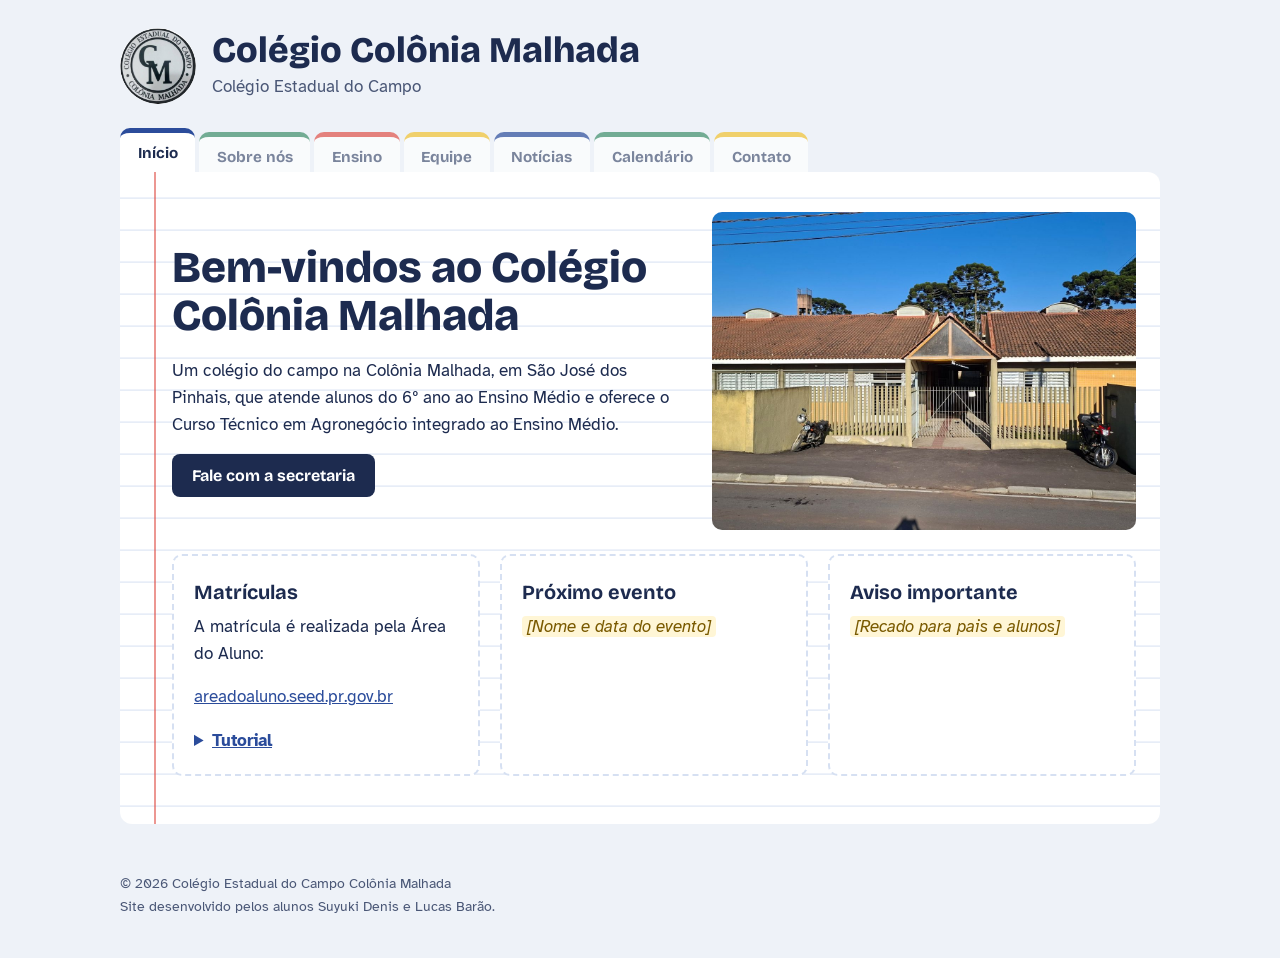
<file: index.html>
<!DOCTYPE html>
<html lang="pt-BR">
<head>
<meta charset="UTF-8">
<meta name="viewport" content="width=device-width, initial-scale=1, viewport-fit=cover">
<title>Colégio Colônia Malhada</title>
<link rel="icon" href="imagens/logo.png">
<link rel="preconnect" href="https://fonts.googleapis.com">
<link rel="preconnect" href="https://fonts.gstatic.com" crossorigin>
<link href="https://fonts.googleapis.com/css2?family=Bricolage+Grotesque:opsz,wght@12..96,500;12..96,700;12..96,800&family=Atkinson+Hyperlegible:ital,wght@0,400;0,700;1,400&display=swap" rel="stylesheet">
<link rel="stylesheet" href="css/estilo.css">
</head>
<body data-pagina="inicio">

<!-- Cabeçalho e menu (iguais em todas as páginas) -->
<header class="cabecalho">
  <a href="index.html">
    <img class="logo" src="imagens/logo.png" alt="Logo do Colégio Estadual do Campo Colônia Malhada">
    <div>
      <h1>Colégio Colônia Malhada</h1>
      <p>Colégio Estadual do Campo</p>
    </div>
  </a>
</header>

<nav class="menu" id="nav" aria-label="Páginas do site">
  <div class="barra-celular">
    <span>Início</span>
    <button class="botao-menu" type="button" aria-expanded="false" aria-controls="lista-abas">
      <svg viewBox="0 0 24 24" aria-hidden="true"><path d="M4 7h16M4 12h16M4 17h16"/></svg>Menu
    </button>
  </div>
  <div class="abas" id="lista-abas">
    <a href="index.html" data-aba="inicio" aria-current="page">Início</a>
    <a href="sobre.html" data-aba="sobre">Sobre nós</a>
    <a href="ensino.html" data-aba="ensino">Ensino</a>
    <a href="equipe.html" data-aba="equipe">Equipe</a>
    <a href="noticias.html" data-aba="noticias">Notícias</a>
    <a href="calendario.html" data-aba="calendario">Calendário</a>
    <a href="contato.html" data-aba="contato">Contato</a>
  </div>
</nav>

<main>
<div class="folha">

<!-- ==========================================================
     PAGINA: INICIO
     O conteudo desta pagina fica entre as duas linhas de "====".
     Textos com class="preencher" (amarelos) ainda faltam preencher.
     ========================================================== -->

<div class="boas-vindas">
  <div>
    <h2>Bem-vindos ao Colégio Colônia Malhada</h2>
    <p>Um colégio do campo na Colônia Malhada, em São José dos Pinhais, que atende alunos do 6º ano ao Ensino Médio e oferece o Curso Técnico em Agronegócio integrado ao Ensino Médio.</p>
    <a class="botao" href="contato.html">Fale com a secretaria</a>
  </div>
  <img class="foto" src="imagens/fachada.jpg" alt="Fachada do Colégio Colônia Malhada">
</div>

<div class="grade">
  <div class="caixa">
    <h3>Matrículas</h3>
    <p>A matrícula é realizada pela Área do Aluno:</p>
    <p><a href="https://areadoaluno.seed.pr.gov.br" target="_blank" rel="noopener">areadoaluno.seed.pr.gov.br</a></p>
    <details class="video">
      <summary>Tutorial</summary>
      <video controls preload="metadata" playsinline src="videos/Matricula.mp4">
        <a href="videos/Matricula.mp4">Baixar o vídeo do tutorial</a>
      </video>
    </details>
  </div>
  <div class="caixa">
    <h3>Próximo evento</h3>
    <p><span class="preencher">[Nome e data do evento]</span></p>
  </div>
  <div class="caixa">
    <h3>Aviso importante</h3>
    <p><span class="preencher">[Recado para pais e alunos]</span></p>
  </div>
</div>

<!-- ========================================================== -->

</div>
</main>

<!-- Rodapé (igual em todas as páginas; o ano é atualizado pelo js/site.js) -->
<footer class="rodape">
  © <span id="ano">2026</span> Colégio Estadual do Campo Colônia Malhada<br>
  Site desenvolvido pelos alunos Suyuki Denis e Lucas Barão.
</footer>

<script src="js/site.js"></script>
</body>
</html>
</file>
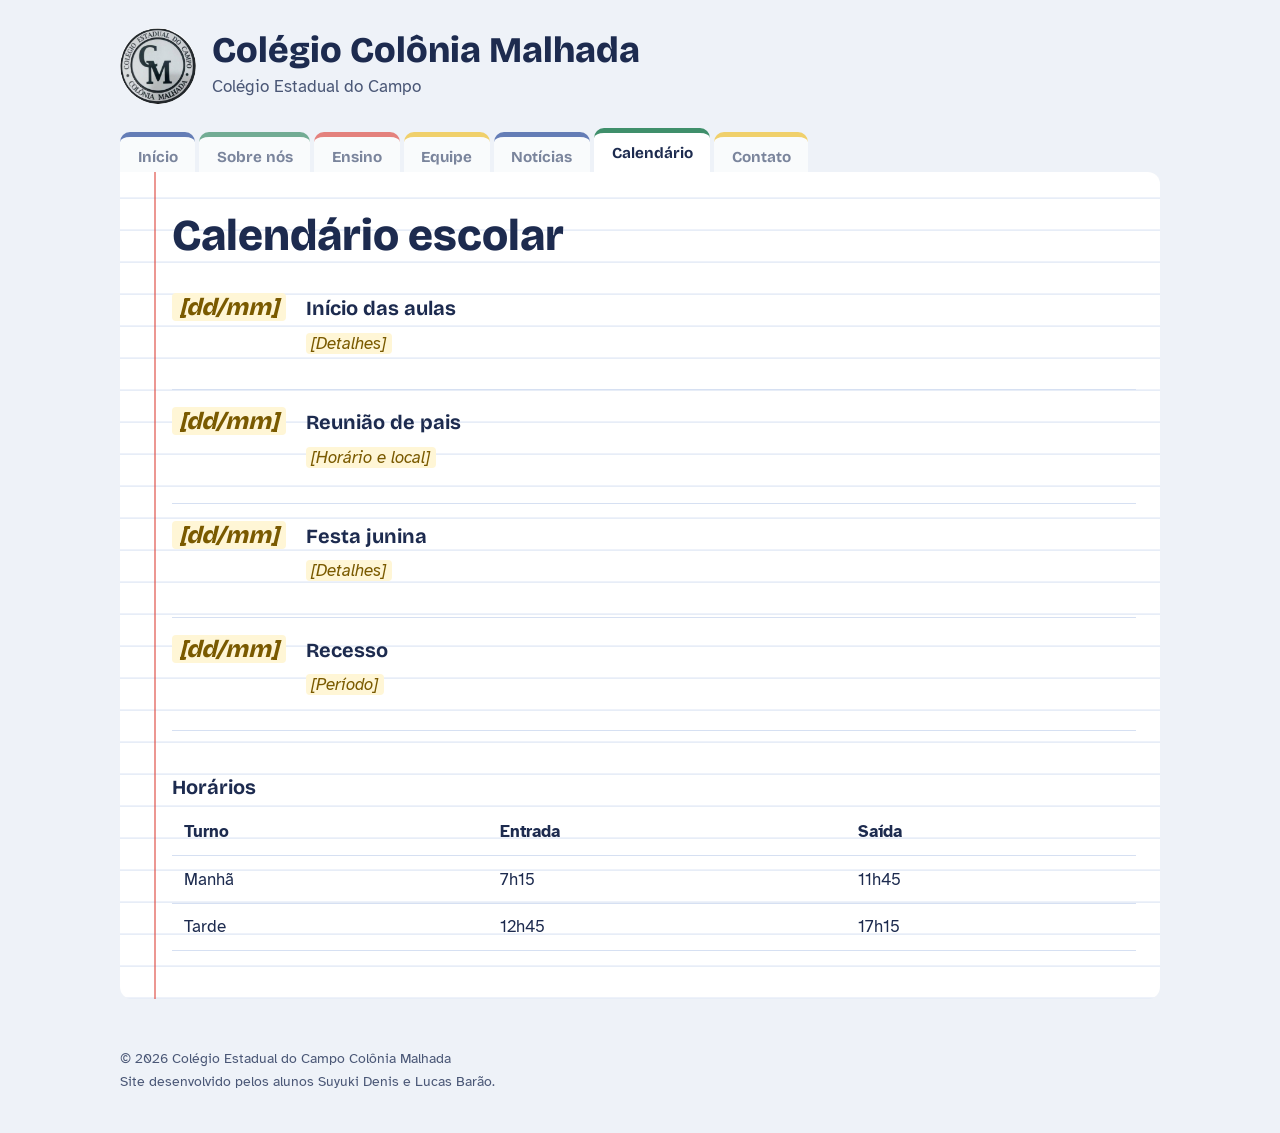
<file: calendario.html>
<!DOCTYPE html>
<html lang="pt-BR">
<head>
<meta charset="UTF-8">
<meta name="viewport" content="width=device-width, initial-scale=1, viewport-fit=cover">
<title>Calendário — Colégio Colônia Malhada</title>
<link rel="icon" href="imagens/logo.png">
<link rel="preconnect" href="https://fonts.googleapis.com">
<link rel="preconnect" href="https://fonts.gstatic.com" crossorigin>
<link href="https://fonts.googleapis.com/css2?family=Bricolage+Grotesque:opsz,wght@12..96,500;12..96,700;12..96,800&family=Atkinson+Hyperlegible:ital,wght@0,400;0,700;1,400&display=swap" rel="stylesheet">
<link rel="stylesheet" href="css/estilo.css">
</head>
<body data-pagina="calendario">

<!-- Cabeçalho e menu (iguais em todas as páginas) -->
<header class="cabecalho">
  <a href="index.html">
    <img class="logo" src="imagens/logo.png" alt="Logo do Colégio Estadual do Campo Colônia Malhada">
    <div>
      <h1>Colégio Colônia Malhada</h1>
      <p>Colégio Estadual do Campo</p>
    </div>
  </a>
</header>

<nav class="menu" id="nav" aria-label="Páginas do site">
  <div class="barra-celular">
    <span>Calendário</span>
    <button class="botao-menu" type="button" aria-expanded="false" aria-controls="lista-abas">
      <svg viewBox="0 0 24 24" aria-hidden="true"><path d="M4 7h16M4 12h16M4 17h16"/></svg>Menu
    </button>
  </div>
  <div class="abas" id="lista-abas">
    <a href="index.html" data-aba="inicio">Início</a>
    <a href="sobre.html" data-aba="sobre">Sobre nós</a>
    <a href="ensino.html" data-aba="ensino">Ensino</a>
    <a href="equipe.html" data-aba="equipe">Equipe</a>
    <a href="noticias.html" data-aba="noticias">Notícias</a>
    <a href="calendario.html" data-aba="calendario" aria-current="page">Calendário</a>
    <a href="contato.html" data-aba="contato">Contato</a>
  </div>
</nav>

<main>
<div class="folha">

<!-- ==========================================================
     PAGINA: CALENDARIO
     O conteudo desta pagina fica entre as duas linhas de "====".
     Textos com class="preencher" (amarelos) ainda faltam preencher.
     ========================================================== -->

<h2>Calendário escolar</h2>

<!-- Cada bloco "evento" e uma data do calendario -->
<div class="evento">
  <div class="data"><span class="preencher">[dd/mm]</span></div>
  <div>
    <h3>Início das aulas</h3>
    <p><span class="preencher">[Detalhes]</span></p>
  </div>
</div>
<div class="evento">
  <div class="data"><span class="preencher">[dd/mm]</span></div>
  <div>
    <h3>Reunião de pais</h3>
    <p><span class="preencher">[Horário e local]</span></p>
  </div>
</div>
<div class="evento">
  <div class="data"><span class="preencher">[dd/mm]</span></div>
  <div>
    <h3>Festa junina</h3>
    <p><span class="preencher">[Detalhes]</span></p>
  </div>
</div>
<div class="evento">
  <div class="data"><span class="preencher">[dd/mm]</span></div>
  <div>
    <h3>Recesso</h3>
    <p><span class="preencher">[Período]</span></p>
  </div>
</div>

<h3 class="espaco-acima">Horários</h3>
<div class="rolagem">
  <table>
    <tr><th>Turno</th><th>Entrada</th><th>Saída</th></tr>
    <tr><td>Manhã</td><td>7h15</td><td>11h45</td></tr>
    <tr><td>Tarde</td><td>12h45</td><td>17h15</td></tr>
  </table>
</div>

<!-- ========================================================== -->

</div>
</main>

<!-- Rodapé (igual em todas as páginas; o ano é atualizado pelo js/site.js) -->
<footer class="rodape">
  © <span id="ano">2026</span> Colégio Estadual do Campo Colônia Malhada<br>
  Site desenvolvido pelos alunos Suyuki Denis e Lucas Barão.
</footer>

<script src="js/site.js"></script>
</body>
</html>
</file>
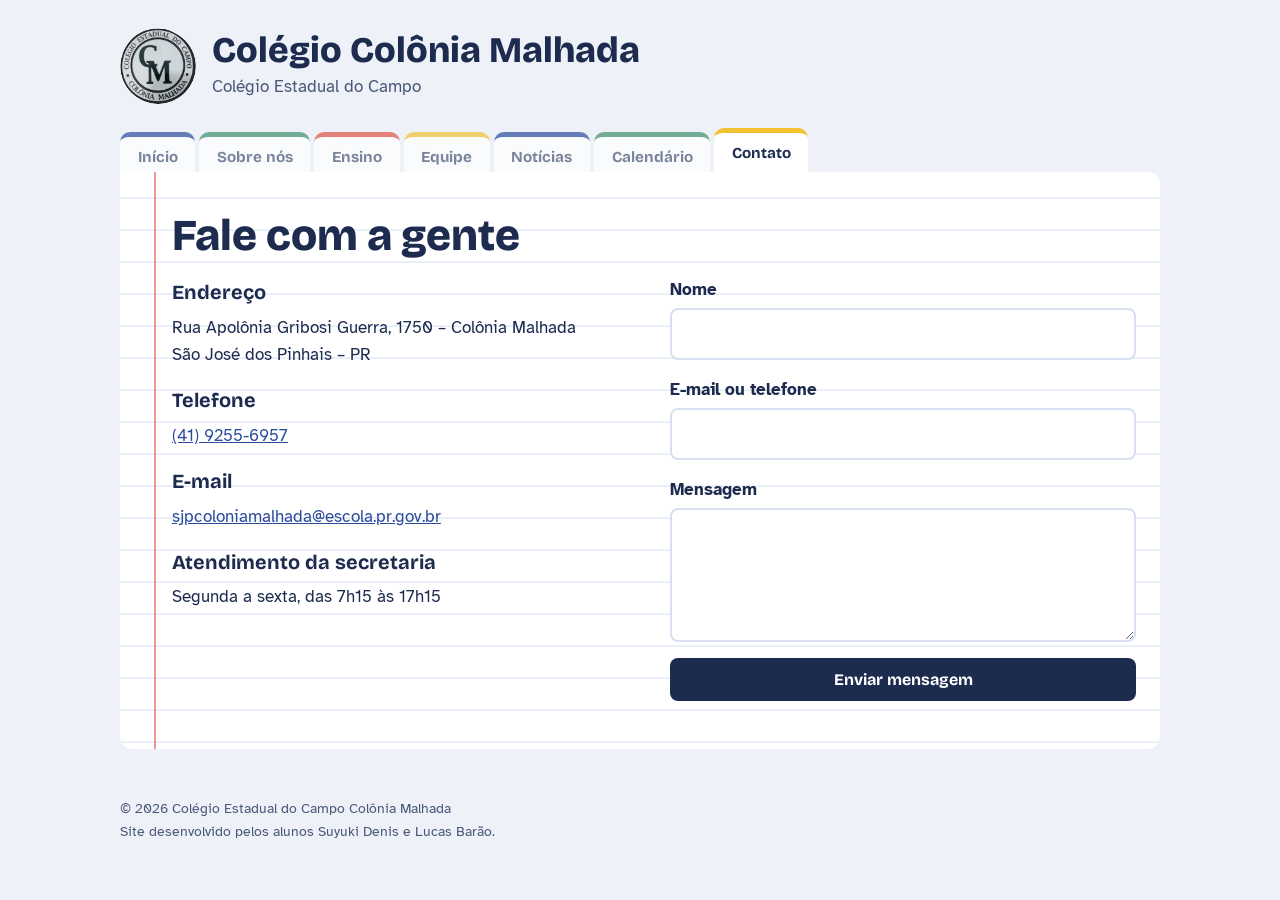
<file: contato.html>
<!DOCTYPE html>
<html lang="pt-BR">
<head>
<meta charset="UTF-8">
<meta name="viewport" content="width=device-width, initial-scale=1, viewport-fit=cover">
<title>Contato — Colégio Colônia Malhada</title>
<link rel="icon" href="imagens/logo.png">
<link rel="preconnect" href="https://fonts.googleapis.com">
<link rel="preconnect" href="https://fonts.gstatic.com" crossorigin>
<link href="https://fonts.googleapis.com/css2?family=Bricolage+Grotesque:opsz,wght@12..96,500;12..96,700;12..96,800&family=Atkinson+Hyperlegible:ital,wght@0,400;0,700;1,400&display=swap" rel="stylesheet">
<link rel="stylesheet" href="css/estilo.css">
</head>
<body data-pagina="contato">

<!-- Cabeçalho e menu (iguais em todas as páginas) -->
<header class="cabecalho">
  <a href="index.html">
    <img class="logo" src="imagens/logo.png" alt="Logo do Colégio Estadual do Campo Colônia Malhada">
    <div>
      <h1>Colégio Colônia Malhada</h1>
      <p>Colégio Estadual do Campo</p>
    </div>
  </a>
</header>

<nav class="menu" id="nav" aria-label="Páginas do site">
  <div class="barra-celular">
    <span>Contato</span>
    <button class="botao-menu" type="button" aria-expanded="false" aria-controls="lista-abas">
      <svg viewBox="0 0 24 24" aria-hidden="true"><path d="M4 7h16M4 12h16M4 17h16"/></svg>Menu
    </button>
  </div>
  <div class="abas" id="lista-abas">
    <a href="index.html" data-aba="inicio">Início</a>
    <a href="sobre.html" data-aba="sobre">Sobre nós</a>
    <a href="ensino.html" data-aba="ensino">Ensino</a>
    <a href="equipe.html" data-aba="equipe">Equipe</a>
    <a href="noticias.html" data-aba="noticias">Notícias</a>
    <a href="calendario.html" data-aba="calendario">Calendário</a>
    <a href="contato.html" data-aba="contato" aria-current="page">Contato</a>
  </div>
</nav>

<main>
<div class="folha">

<!-- ==========================================================
     PAGINA: CONTATO
     O conteudo desta pagina fica entre as duas linhas de "====".
     Textos com class="preencher" (amarelos) ainda faltam preencher.
     ========================================================== -->

<h2>Fale com a gente</h2>

<div class="colunas">
  <!-- Dados de contato -->
  <div>
    <h3>Endereço</h3>
    <p>Rua Apolônia Gribosi Guerra, 1750 – Colônia Malhada<br>São José dos Pinhais – PR</p>

    <h3>Telefone</h3>
    <p><a href="tel:+554192556957">(41) 9255-6957</a></p>

    <h3>E-mail</h3>
    <p><a class="email" href="mailto:sjpcoloniamalhada@escola.pr.gov.br">sjpcoloniamalhada@escola.pr.gov.br</a></p>

    <h3>Atendimento da secretaria</h3>
    <p>Segunda a sexta, das 7h15 às 17h15</p>
  </div>

  <!-- Formulario (ainda nao envia de verdade) -->
  <form class="form-contato">
    <label>Nome<input required></label>
    <label>E-mail ou telefone<input required></label>
    <label>Mensagem<textarea rows="4" required></textarea></label>
    <button class="botao" type="submit">Enviar mensagem</button>
    <p class="aviso" hidden>Exemplo: este formulário ainda precisa ser ligado a um e-mail para enviar de verdade.</p>
  </form>
</div>

<!-- ========================================================== -->

</div>
</main>

<!-- Rodapé (igual em todas as páginas; o ano é atualizado pelo js/site.js) -->
<footer class="rodape">
  © <span id="ano">2026</span> Colégio Estadual do Campo Colônia Malhada<br>
  Site desenvolvido pelos alunos Suyuki Denis e Lucas Barão.
</footer>

<script src="js/site.js"></script>
</body>
</html>
</file>
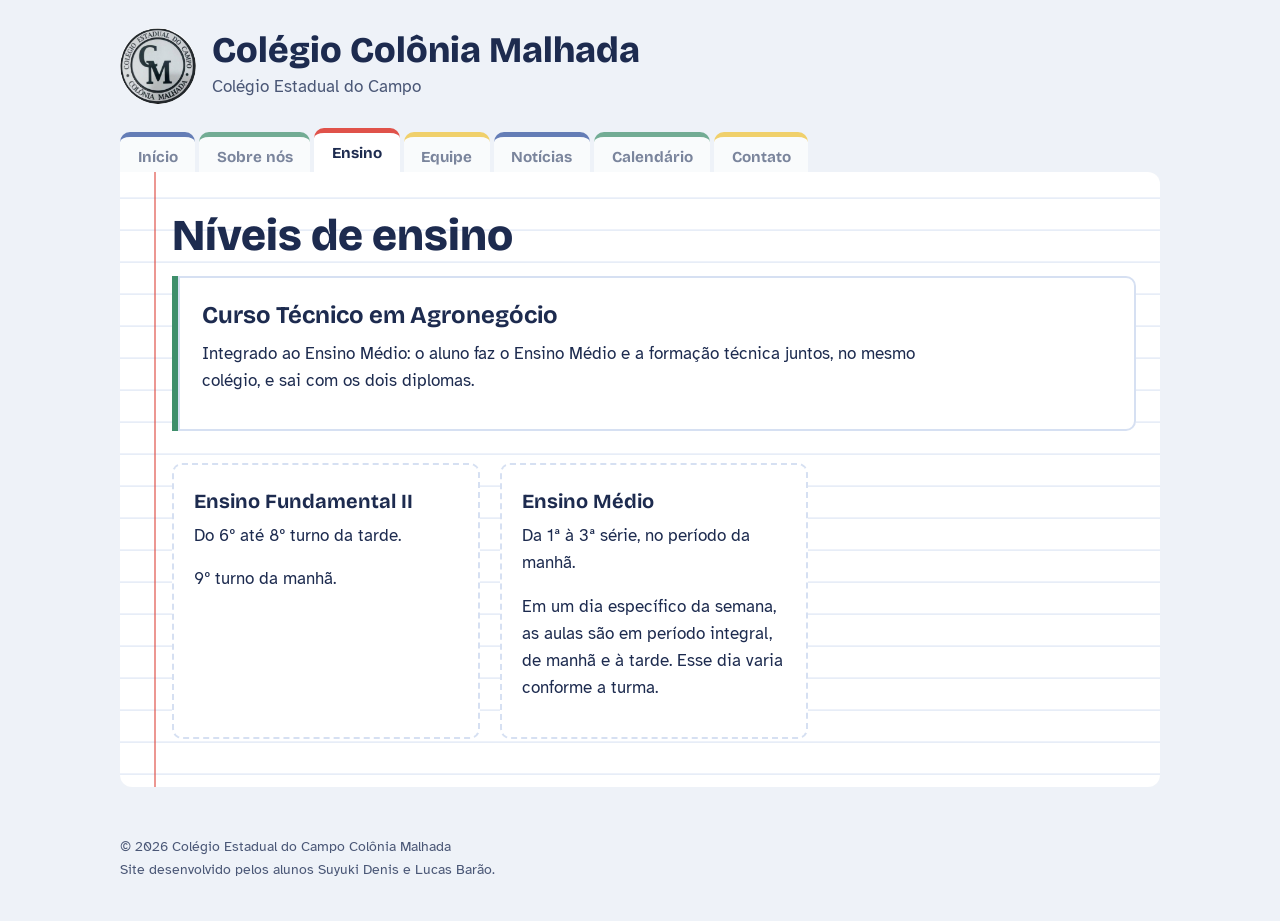
<file: ensino.html>
<!DOCTYPE html>
<html lang="pt-BR">
<head>
<meta charset="UTF-8">
<meta name="viewport" content="width=device-width, initial-scale=1, viewport-fit=cover">
<title>Ensino — Colégio Colônia Malhada</title>
<link rel="icon" href="imagens/logo.png">
<link rel="preconnect" href="https://fonts.googleapis.com">
<link rel="preconnect" href="https://fonts.gstatic.com" crossorigin>
<link href="https://fonts.googleapis.com/css2?family=Bricolage+Grotesque:opsz,wght@12..96,500;12..96,700;12..96,800&family=Atkinson+Hyperlegible:ital,wght@0,400;0,700;1,400&display=swap" rel="stylesheet">
<link rel="stylesheet" href="css/estilo.css">
</head>
<body data-pagina="ensino">

<!-- Cabeçalho e menu (iguais em todas as páginas) -->
<header class="cabecalho">
  <a href="index.html">
    <img class="logo" src="imagens/logo.png" alt="Logo do Colégio Estadual do Campo Colônia Malhada">
    <div>
      <h1>Colégio Colônia Malhada</h1>
      <p>Colégio Estadual do Campo</p>
    </div>
  </a>
</header>

<nav class="menu" id="nav" aria-label="Páginas do site">
  <div class="barra-celular">
    <span>Ensino</span>
    <button class="botao-menu" type="button" aria-expanded="false" aria-controls="lista-abas">
      <svg viewBox="0 0 24 24" aria-hidden="true"><path d="M4 7h16M4 12h16M4 17h16"/></svg>Menu
    </button>
  </div>
  <div class="abas" id="lista-abas">
    <a href="index.html" data-aba="inicio">Início</a>
    <a href="sobre.html" data-aba="sobre">Sobre nós</a>
    <a href="ensino.html" data-aba="ensino" aria-current="page">Ensino</a>
    <a href="equipe.html" data-aba="equipe">Equipe</a>
    <a href="noticias.html" data-aba="noticias">Notícias</a>
    <a href="calendario.html" data-aba="calendario">Calendário</a>
    <a href="contato.html" data-aba="contato">Contato</a>
  </div>
</nav>

<main>
<div class="folha">

<!-- ==========================================================
     PAGINA: ENSINO
     O conteudo desta pagina fica entre as duas linhas de "====".
     Textos com class="preencher" (amarelos) ainda faltam preencher.
     ========================================================== -->

<h2>Níveis de ensino</h2>

<!-- Curso tecnico (em destaque) -->
<div class="destaque">
  <h3>Curso Técnico em Agronegócio</h3>
  <p>Integrado ao Ensino Médio: o aluno faz o Ensino Médio e a formação técnica juntos, no mesmo colégio, e sai com os dois diplomas.</p>
</div>

<div class="grade">
  <!-- Ensino Fundamental II -->
  <div class="caixa">
    <h3>Ensino Fundamental II</h3>
    <p>Do 6º até 8º turno da tarde.</p>
    <p>9º turno da manhã.</p>
  </div>

  <!-- Ensino Medio -->
  <div class="caixa">
    <h3>Ensino Médio</h3>
    <p>Da 1ª à 3ª série, no período da manhã.</p>
    <p>Em um dia específico da semana, as aulas são em período integral, de manhã e à tarde. Esse dia varia conforme a turma.</p>
  </div>
</div>

<!-- ========================================================== -->

</div>
</main>

<!-- Rodapé (igual em todas as páginas; o ano é atualizado pelo js/site.js) -->
<footer class="rodape">
  © <span id="ano">2026</span> Colégio Estadual do Campo Colônia Malhada<br>
  Site desenvolvido pelos alunos Suyuki Denis e Lucas Barão.
</footer>

<script src="js/site.js"></script>
</body>
</html>
</file>
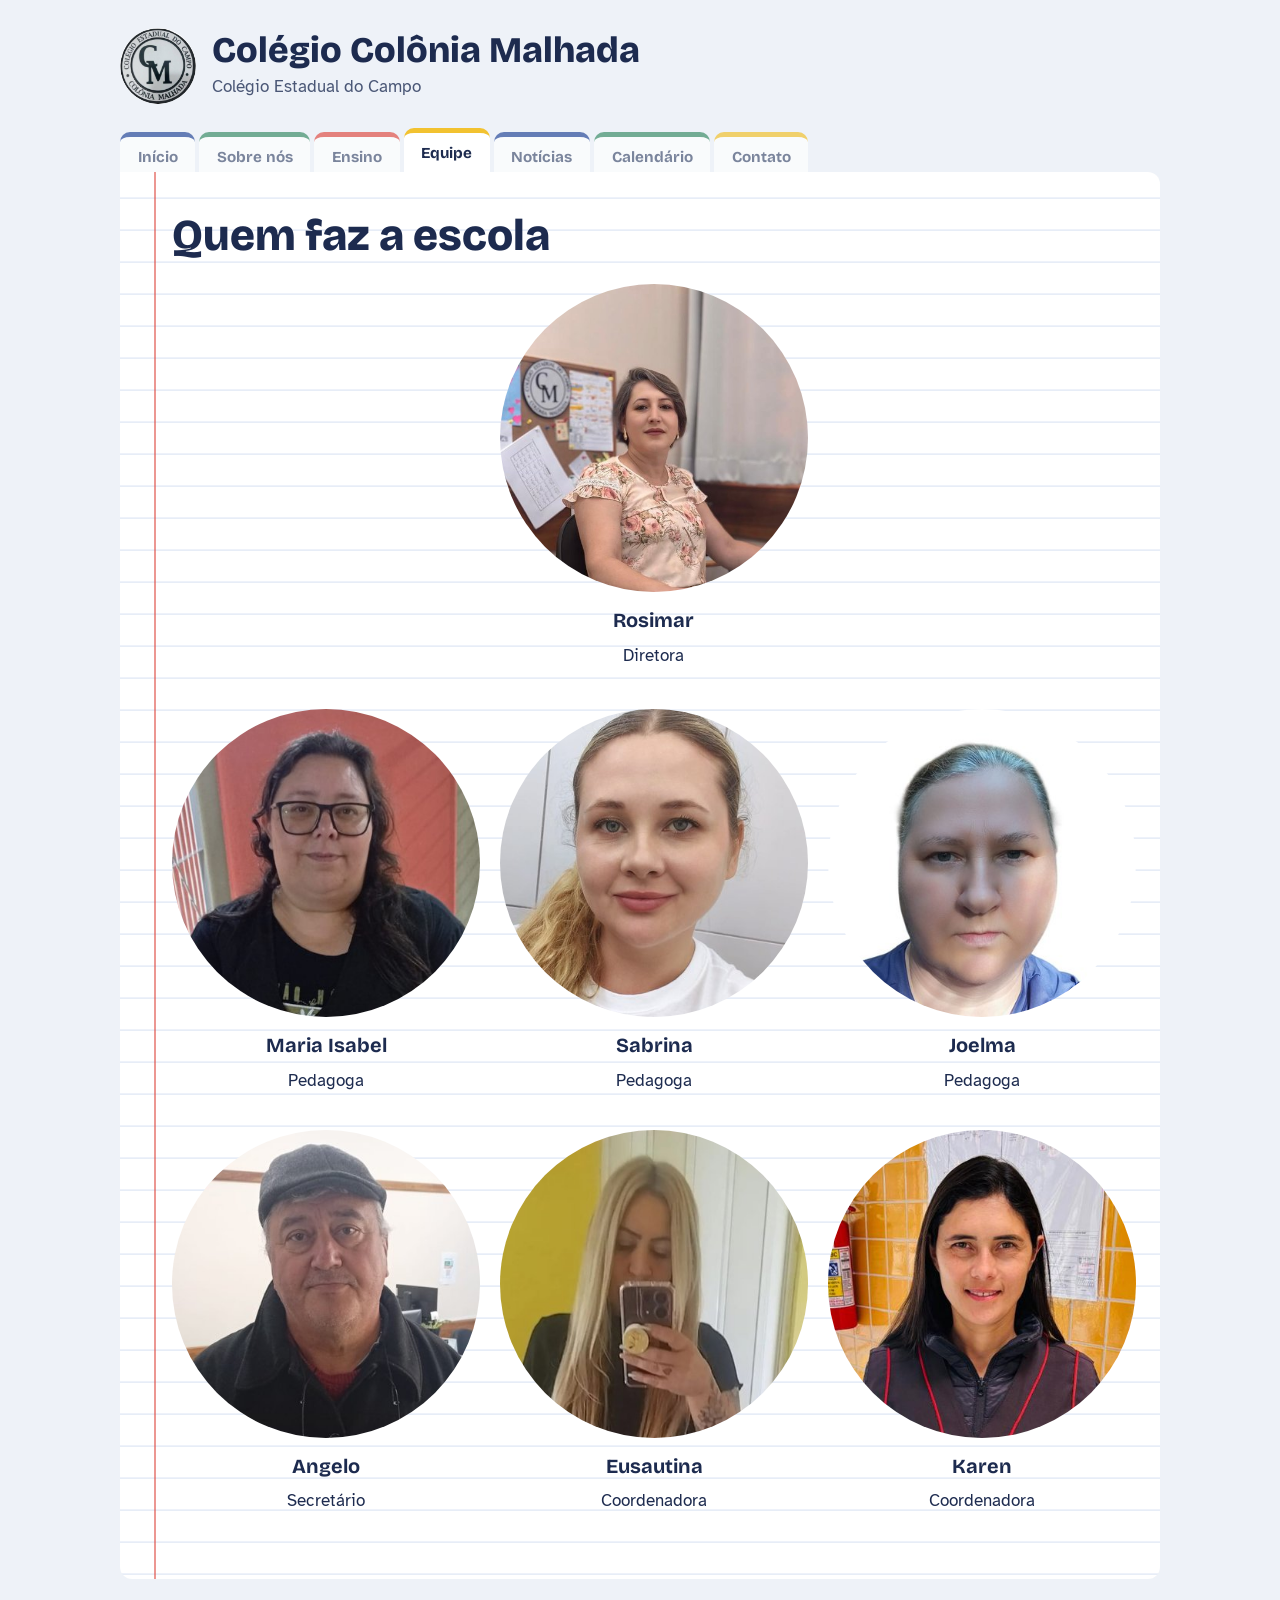
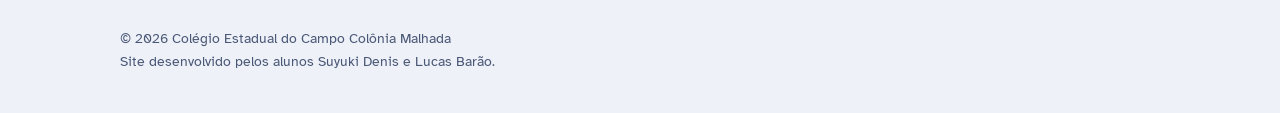
<file: equipe.html>
<!DOCTYPE html>
<html lang="pt-BR">
<head>
<meta charset="UTF-8">
<meta name="viewport" content="width=device-width, initial-scale=1, viewport-fit=cover">
<title>Equipe — Colégio Colônia Malhada</title>
<link rel="icon" href="imagens/logo.png">
<link rel="preconnect" href="https://fonts.googleapis.com">
<link rel="preconnect" href="https://fonts.gstatic.com" crossorigin>
<link href="https://fonts.googleapis.com/css2?family=Bricolage+Grotesque:opsz,wght@12..96,500;12..96,700;12..96,800&family=Atkinson+Hyperlegible:ital,wght@0,400;0,700;1,400&display=swap" rel="stylesheet">
<link rel="stylesheet" href="css/estilo.css">
</head>
<body data-pagina="equipe">

<!-- Cabeçalho e menu (iguais em todas as páginas) -->
<header class="cabecalho">
  <a href="index.html">
    <img class="logo" src="imagens/logo.png" alt="Logo do Colégio Estadual do Campo Colônia Malhada">
    <div>
      <h1>Colégio Colônia Malhada</h1>
      <p>Colégio Estadual do Campo</p>
    </div>
  </a>
</header>

<nav class="menu" id="nav" aria-label="Páginas do site">
  <div class="barra-celular">
    <span>Equipe</span>
    <button class="botao-menu" type="button" aria-expanded="false" aria-controls="lista-abas">
      <svg viewBox="0 0 24 24" aria-hidden="true"><path d="M4 7h16M4 12h16M4 17h16"/></svg>Menu
    </button>
  </div>
  <div class="abas" id="lista-abas">
    <a href="index.html" data-aba="inicio">Início</a>
    <a href="sobre.html" data-aba="sobre">Sobre nós</a>
    <a href="ensino.html" data-aba="ensino">Ensino</a>
    <a href="equipe.html" data-aba="equipe" aria-current="page">Equipe</a>
    <a href="noticias.html" data-aba="noticias">Notícias</a>
    <a href="calendario.html" data-aba="calendario">Calendário</a>
    <a href="contato.html" data-aba="contato">Contato</a>
  </div>
</nav>

<main>
<div class="folha">

<!-- ==========================================================
     PAGINA: EQUIPE
     O conteudo desta pagina fica entre as duas linhas de "====".
     Textos com class="preencher" (amarelos) ainda faltam preencher.
     ========================================================== -->

<h2>Quem faz a escola</h2>

<!-- Diretora: fica sozinha, em destaque, no meio -->
<div class="equipe-destaque">
    <div class="pessoa">
      <img class="foto" src="imagens/diretora-rosimar.jpg" alt="Rosimar, diretora do colégio">
      <h3>Rosimar</h3>
      <p>Diretora</p>
    </div>
</div>

<!-- Resto da equipe. Cada bloco "pessoa" é uma pessoa: copie um bloco inteiro para acrescentar alguém. -->
<div class="equipe-grade">
    <div class="pessoa">
      <img class="foto" src="imagens/equipe-maria-isabel.jpg" alt="Maria Isabel">
      <h3>Maria Isabel</h3>
      <p>Pedagoga</p>
    </div>
    <div class="pessoa">
      <img class="foto" src="imagens/equipe-sabrina.jpg" alt="Sabrina">
      <h3>Sabrina</h3>
      <p>Pedagoga</p>
    </div>
    <div class="pessoa">
      <img class="foto" src="imagens/equipe-joelma.jpg" alt="Joelma">
      <h3>Joelma</h3>
      <p>Pedagoga</p>
    </div>
    <div class="pessoa">
      <img class="foto" src="imagens/equipe-angelo.jpg" alt="Angelo">
      <h3>Angelo</h3>
      <p>Secretário</p>
    </div>
    <div class="pessoa">
      <img class="foto" src="imagens/equipe-eusautina.jpg" alt="Eusautina">
      <h3>Eusautina</h3>
      <p>Coordenadora</p>
    </div>
    <div class="pessoa">
      <img class="foto" src="imagens/equipe-karen.jpg" alt="Karen">
      <h3>Karen</h3>
      <p>Coordenadora</p>
    </div>
</div>

<!-- ========================================================== -->

</div>
</main>

<!-- Rodapé (igual em todas as páginas; o ano é atualizado pelo js/site.js) -->
<footer class="rodape">
  © <span id="ano">2026</span> Colégio Estadual do Campo Colônia Malhada<br>
  Site desenvolvido pelos alunos Suyuki Denis e Lucas Barão.
</footer>

<script src="js/site.js"></script>
</body>
</html>
</file>
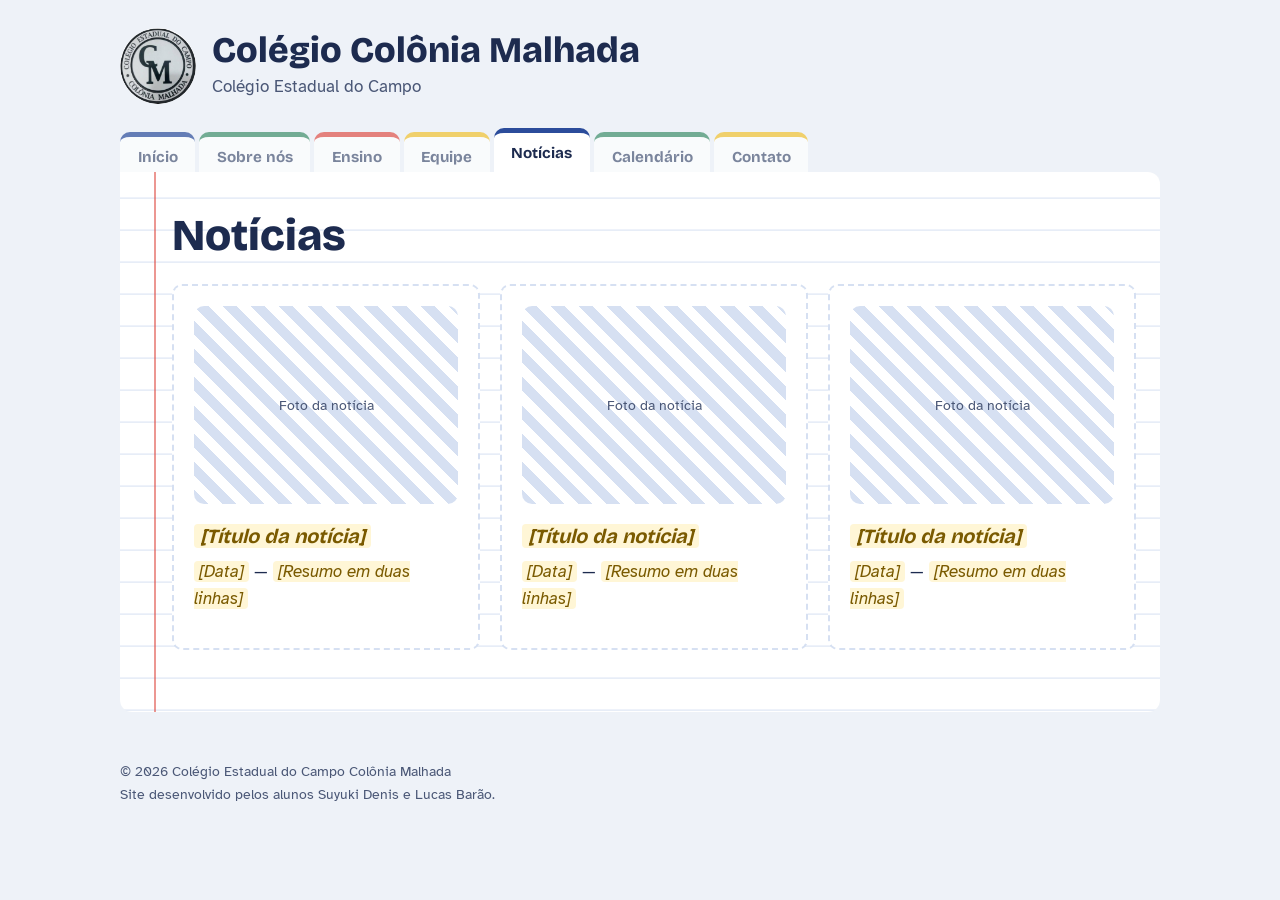
<file: noticias.html>
<!DOCTYPE html>
<html lang="pt-BR">
<head>
<meta charset="UTF-8">
<meta name="viewport" content="width=device-width, initial-scale=1, viewport-fit=cover">
<title>Notícias — Colégio Colônia Malhada</title>
<link rel="icon" href="imagens/logo.png">
<link rel="preconnect" href="https://fonts.googleapis.com">
<link rel="preconnect" href="https://fonts.gstatic.com" crossorigin>
<link href="https://fonts.googleapis.com/css2?family=Bricolage+Grotesque:opsz,wght@12..96,500;12..96,700;12..96,800&family=Atkinson+Hyperlegible:ital,wght@0,400;0,700;1,400&display=swap" rel="stylesheet">
<link rel="stylesheet" href="css/estilo.css">
</head>
<body data-pagina="noticias">

<!-- Cabeçalho e menu (iguais em todas as páginas) -->
<header class="cabecalho">
  <a href="index.html">
    <img class="logo" src="imagens/logo.png" alt="Logo do Colégio Estadual do Campo Colônia Malhada">
    <div>
      <h1>Colégio Colônia Malhada</h1>
      <p>Colégio Estadual do Campo</p>
    </div>
  </a>
</header>

<nav class="menu" id="nav" aria-label="Páginas do site">
  <div class="barra-celular">
    <span>Notícias</span>
    <button class="botao-menu" type="button" aria-expanded="false" aria-controls="lista-abas">
      <svg viewBox="0 0 24 24" aria-hidden="true"><path d="M4 7h16M4 12h16M4 17h16"/></svg>Menu
    </button>
  </div>
  <div class="abas" id="lista-abas">
    <a href="index.html" data-aba="inicio">Início</a>
    <a href="sobre.html" data-aba="sobre">Sobre nós</a>
    <a href="ensino.html" data-aba="ensino">Ensino</a>
    <a href="equipe.html" data-aba="equipe">Equipe</a>
    <a href="noticias.html" data-aba="noticias" aria-current="page">Notícias</a>
    <a href="calendario.html" data-aba="calendario">Calendário</a>
    <a href="contato.html" data-aba="contato">Contato</a>
  </div>
</nav>

<main>
<div class="folha">

<!-- ==========================================================
     PAGINA: NOTICIAS
     O contedo desta pagina fica entre as duas linhas de "====".
     Textos com class="preencher" (amarelos) ainda faltam preencher.
     ========================================================== -->

<h2>Notícias</h2>

<!-- Cada bloco "article" e uma noticia. A mais nova vai primeiro. -->
<div class="grade">
  <article class="caixa noticia">
    <div class="foto">Foto da notícia</div>
    <h3><span class="preencher">[Título da notícia]</span></h3>
    <p><span class="preencher">[Data]</span> — <span class="preencher">[Resumo em duas linhas]</span></p>
  </article>
  <article class="caixa noticia">
    <div class="foto">Foto da notícia</div>
    <h3><span class="preencher">[Título da notícia]</span></h3>
    <p><span class="preencher">[Data]</span> — <span class="preencher">[Resumo em duas linhas]</span></p>
  </article>
  <article class="caixa noticia">
    <div class="foto">Foto da notícia</div>
    <h3><span class="preencher">[Título da notícia]</span></h3>
    <p><span class="preencher">[Data]</span> — <span class="preencher">[Resumo em duas linhas]</span></p>
  </article>
</div>

<!-- ========================================================== -->

</div>
</main>

<!-- Rodapé (igual em todas as páginas; o ano é atualizado pelo js/site.js) -->
<footer class="rodape">
  © <span id="ano">2026</span> Colégio Estadual do Campo Colônia Malhada<br>
  Site desenvolvido pelos alunos Suyuki Denis e Lucas Barão.
</footer>

<script src="js/site.js"></script>
</body>
</html>
</file>
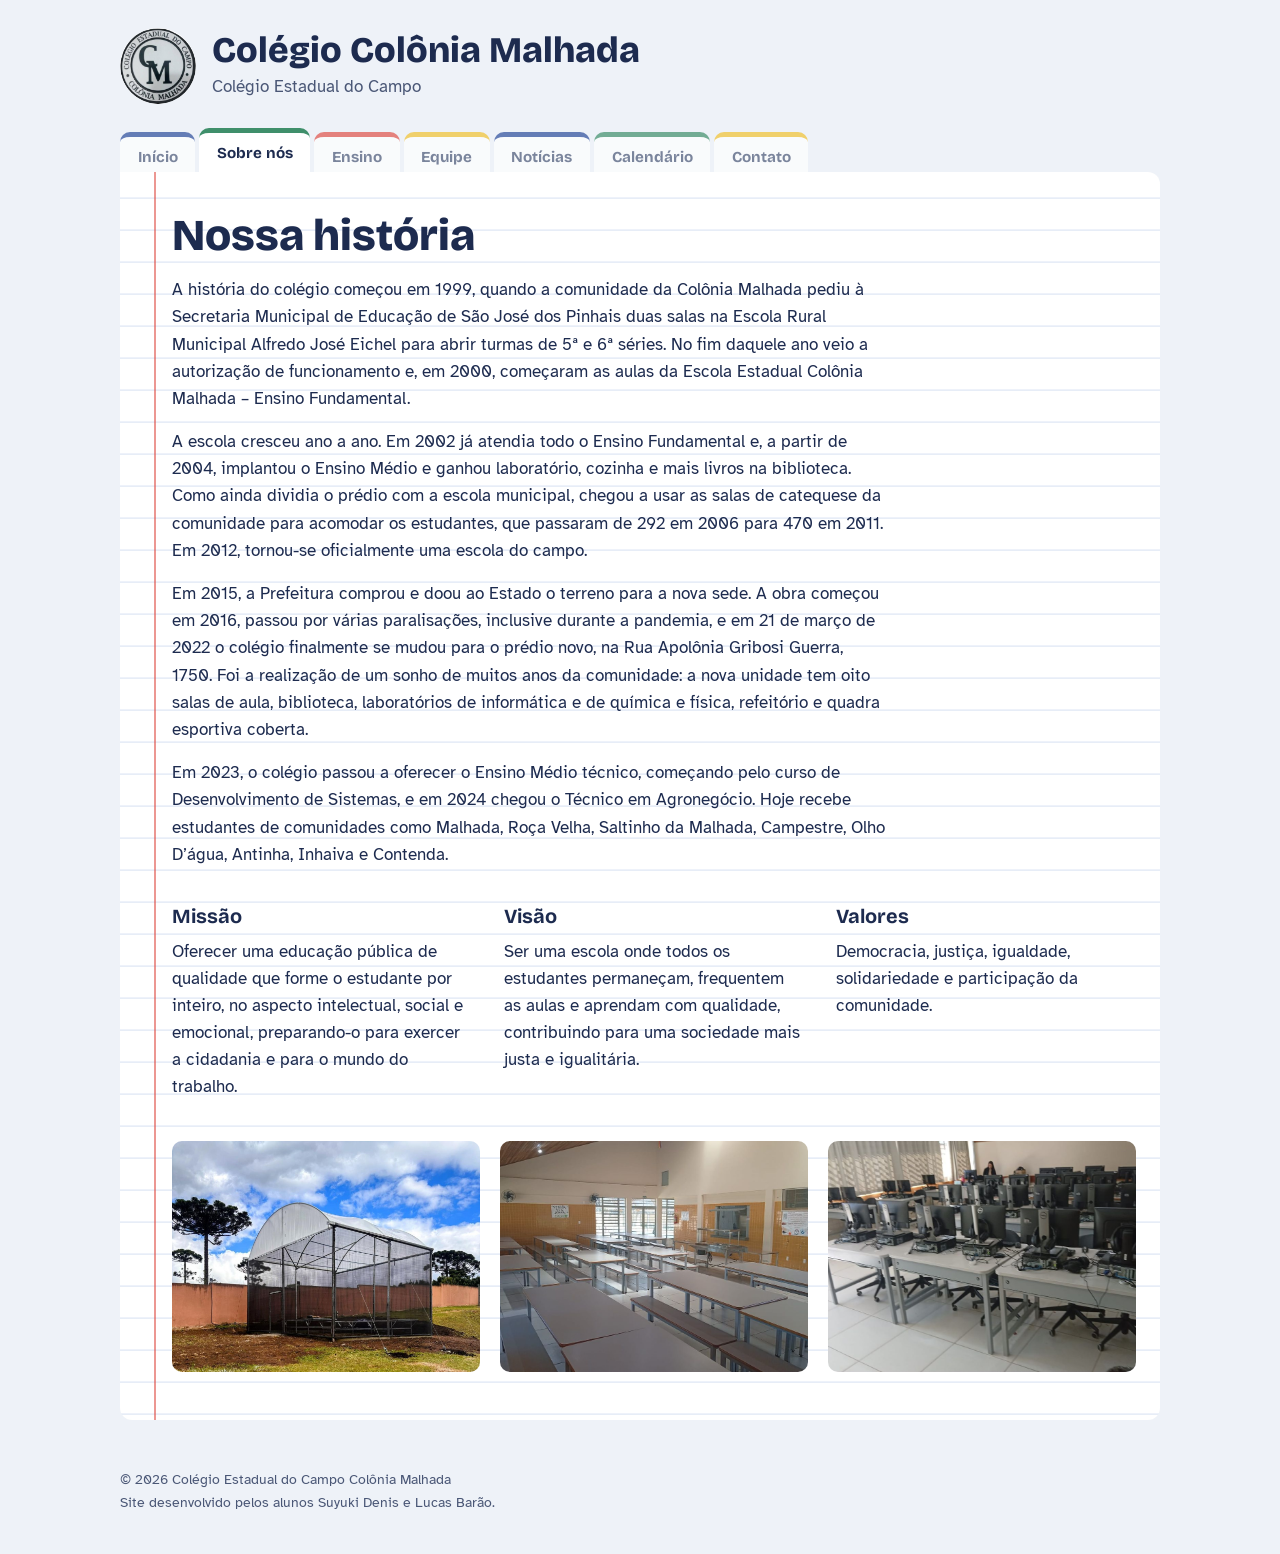
<file: sobre.html>
<!DOCTYPE html>
<html lang="pt-BR">
<head>
<meta charset="UTF-8">
<meta name="viewport" content="width=device-width, initial-scale=1, viewport-fit=cover">
<title>Sobre nós — Colégio Colônia Malhada</title>
<link rel="icon" href="imagens/logo.png">
<link rel="preconnect" href="https://fonts.googleapis.com">
<link rel="preconnect" href="https://fonts.gstatic.com" crossorigin>
<link href="https://fonts.googleapis.com/css2?family=Bricolage+Grotesque:opsz,wght@12..96,500;12..96,700;12..96,800&family=Atkinson+Hyperlegible:ital,wght@0,400;0,700;1,400&display=swap" rel="stylesheet">
<link rel="stylesheet" href="css/estilo.css">
</head>
<body data-pagina="sobre">

<!-- Cabeçalho e menu (iguais em todas as páginas) -->
<header class="cabecalho">
  <a href="index.html">
    <img class="logo" src="imagens/logo.png" alt="Logo do Colégio Estadual do Campo Colônia Malhada">
    <div>
      <h1>Colégio Colônia Malhada</h1>
      <p>Colégio Estadual do Campo</p>
    </div>
  </a>
</header>

<nav class="menu" id="nav" aria-label="Páginas do site">
  <div class="barra-celular">
    <span>Sobre nós</span>
    <button class="botao-menu" type="button" aria-expanded="false" aria-controls="lista-abas">
      <svg viewBox="0 0 24 24" aria-hidden="true"><path d="M4 7h16M4 12h16M4 17h16"/></svg>Menu
    </button>
  </div>
  <div class="abas" id="lista-abas">
    <a href="index.html" data-aba="inicio">Início</a>
    <a href="sobre.html" data-aba="sobre" aria-current="page">Sobre nós</a>
    <a href="ensino.html" data-aba="ensino">Ensino</a>
    <a href="equipe.html" data-aba="equipe">Equipe</a>
    <a href="noticias.html" data-aba="noticias">Notícias</a>
    <a href="calendario.html" data-aba="calendario">Calendário</a>
    <a href="contato.html" data-aba="contato">Contato</a>
  </div>
</nav>

<main>
<div class="folha">

<!-- ==========================================================
     PAGINA: SOBRE NOS
     O conteudo desta pagina fica entre as duas linhas de "====".
     Textos com class="preencher" (amarelos) ainda faltam preencher.
     ========================================================== -->

<h2>Nossa história</h2>
<p>A história do colégio começou em 1999, quando a comunidade da Colônia Malhada pediu à Secretaria Municipal de Educação de São José dos Pinhais duas salas na Escola Rural Municipal Alfredo José Eichel para abrir turmas de 5ª e 6ª séries. No fim daquele ano veio a autorização de funcionamento e, em 2000, começaram as aulas da Escola Estadual Colônia Malhada – Ensino Fundamental.</p>
<p>A escola cresceu ano a ano. Em 2002 já atendia todo o Ensino Fundamental e, a partir de 2004, implantou o Ensino Médio e ganhou laboratório, cozinha e mais livros na biblioteca. Como ainda dividia o prédio com a escola municipal, chegou a usar as salas de catequese da comunidade para acomodar os estudantes, que passaram de 292 em 2006 para 470 em 2011. Em 2012, tornou-se oficialmente uma escola do campo.</p>
<p>Em 2015, a Prefeitura comprou e doou ao Estado o terreno para a nova sede. A obra começou em 2016, passou por várias paralisações, inclusive durante a pandemia, e em 21 de março de 2022 o colégio finalmente se mudou para o prédio novo, na Rua Apolônia Gribosi Guerra, 1750. Foi a realização de um sonho de muitos anos da comunidade: a nova unidade tem oito salas de aula, biblioteca, laboratórios de informática e de química e física, refeitório e quadra esportiva coberta.</p>
<p>Em 2023, o colégio passou a oferecer o Ensino Médio técnico, começando pelo curso de Desenvolvimento de Sistemas, e em 2024 chegou o Técnico em Agronegócio. Hoje recebe estudantes de comunidades como Malhada, Roça Velha, Saltinho da Malhada, Campestre, Olho D’água, Antinha, Inhaiva e Contenda.</p>

<div class="colunas espaco-acima">
  <div>
    <h3>Missão</h3>
    <p>Oferecer uma educação pública de qualidade que forme o estudante por inteiro, no aspecto intelectual, social e emocional, preparando-o para exercer a cidadania e para o mundo do trabalho.</p>
  </div>
  <div>
    <h3>Visão</h3>
    <p>Ser uma escola onde todos os estudantes permaneçam, frequentem as aulas e aprendam com qualidade, contribuindo para uma sociedade mais justa e igualitária.</p>
  </div>
  <div>
    <h3>Valores</h3>
    <p>Democracia, justiça, igualdade, solidariedade e participação da comunidade.</p>
  </div>
</div>

<div class="grade">
  <img class="foto" src="imagens/estufa.jpg" alt="Estufa do colégio">
  <img class="foto" src="imagens/refeitorio.jpg" alt="Refeitório do colégio">
  <img class="foto" src="imagens/laboratorio-informatica.jpg" alt="Laboratório de informática do colégio">
</div>

<!-- ========================================================== -->

</div>
</main>

<!-- Rodapé (igual em todas as páginas; o ano é atualizado pelo js/site.js) -->
<footer class="rodape">
  © <span id="ano">2026</span> Colégio Estadual do Campo Colônia Malhada<br>
  Site desenvolvido pelos alunos Suyuki Denis e Lucas Barão.
</footer>

<script src="js/site.js"></script>
</body>
</html>
</file>
<file: css/estilo.css>
/* ==========================================================
   ESTILO DO SITE  Colegio Colonia Malhada
   Este arquivo controla a aparencia de todas as paginas.
   Dividido em partes:
     1. Cores e fontes
     2. Base (texto, links)
     3. Cabecalho (logo e nome)
     4. Menu de abas
     5. Folha de caderno (area do conteudo)
     6. Blocos reutilizaveis (caixas, fotos, botoes)
     7. Partes de paginas especificas
     8. Rodape
     9. Ajustes para celular
   ========================================================== */


/* ---------- 1. CORES E FONTES ----------
   Para trocar uma cor do site inteiro, mude aqui. */
:root {
  --papel: #ffffff;          /* fundo da folha */
  --fundo: #eef2f8;          /* fundo da pagina */
  --texto: #1d2b4f;          /* cor principal do texto */
  --texto-claro: #4a5776;    /* textos secundarios */
  --azul: #2b4c9b;           /* links */
  --linha: #d6e0f2;          /* linhas do caderno e bordas */
  --margem: #e0524a;         /* linha vermelha da margem */
  --destaque: #f2c230;       /* contorno de foco (teclado) */

  /* cores das abas */
  --aba-azul: #2b4c9b;
  --aba-verde: #3f8f6b;
  --aba-vermelha: #e0524a;
  --aba-amarela: #f2c230;

  /* espaços amarelos "a preencher" */
  --preencher-fundo: #fff6d6;
  --preencher-texto: #7a5a00;

  --fonte-titulo: "Bricolage Grotesque", "Segoe UI", system-ui, sans-serif;
  --fonte-texto: "Atkinson Hyperlegible", "Segoe UI", system-ui, sans-serif;

  color-scheme: light;
  box-sizing: border-box;
  padding-top: env(safe-area-inset-top, 0px);
  padding-bottom: env(safe-area-inset-bottom, 0px);
}

/* Modo escuro (automático quando o aparelho estiver no modo escuro) */
@media (prefers-color-scheme: dark) {
  :root:not([data-theme="light"]) {
    --papel: #18203a; --fundo: #10162a; --texto: #e8ecf7; --texto-claro: #a9b3cc;
    --azul: #8fa9ec; --linha: #263257; --margem: #f07a72;
    --preencher-fundo: #3a3012; --preencher-texto: #f5d677;
    color-scheme: dark;
  }
}
:root[data-theme="dark"] {
  --papel: #18203a; --fundo: #10162a; --texto: #e8ecf7; --texto-claro: #a9b3cc;
  --azul: #8fa9ec; --linha: #263257; --margem: #f07a72;
  --preencher-fundo: #3a3012; --preencher-texto: #f5d677;
  color-scheme: dark;
}


/* ---------- 2. BASE ---------- */
html { scroll-padding-top: env(safe-area-inset-top, 0px); }
*, *::before, *::after { box-sizing: inherit; }

body {
  margin: 0;
  background: var(--fundo);
  color: var(--texto);
  font-family: var(--fonte-texto);
  font-size: 1.0625rem;
  line-height: 1.6;
}

img { max-width: 100%; }
a { color: var(--azul); }
:focus-visible { outline: 3px solid var(--destaque); outline-offset: 2px; }

h2 {
  font-family: var(--fonte-titulo); font-weight: 800;
  font-size: clamp(1.75rem, 5vw, 2.75rem); line-height: 1.1;
  margin: 0 0 1rem; max-width: 22ch;
}
h3 { font-family: var(--fonte-titulo); font-weight: 700; font-size: 1.25rem; margin: 0 0 .35rem; }
p { max-width: 65ch; margin: 0 0 1rem; }


/* ---------- 3. CABECALHO ---------- */
.cabecalho {
  max-width: 1080px; margin: 0 auto; padding: 1.75rem 1.25rem 0;
  display: flex; align-items: center; gap: 1rem;
}
.cabecalho a { display: contents; color: inherit; text-decoration: none; }
.logo { width: 76px; height: 76px; flex: none; border-radius: 50%; background: #fff; }
.cabecalho h1 {
  font-family: var(--fonte-titulo); font-weight: 800;
  font-size: clamp(1.5rem, 4vw, 2.25rem); margin: 0; line-height: 1.1;
}
.cabecalho p { margin: .15rem 0 0; color: var(--texto-claro); }


/* ---------- 4. MENU DE ABAS ----------
   No computador: abas no estilo divisoria de fichario.
   No celular: botao "Menu" (veja a parte 9). */
.menu { max-width: 1080px; margin: 1.5rem auto 0; padding: 0 1.25rem; }
.barra-celular { display: none; }  /* so aparece no celular */

.abas { display: flex; gap: .25rem; overflow-x: auto; list-style: none; margin: 0; padding: 0; }
.abas a {
  display: block; font: 700 .95rem var(--fonte-titulo); color: var(--texto-claro);
  text-decoration: none; white-space: nowrap;
  background: var(--papel); border-radius: 10px 10px 0 0;
  padding: .7rem 1.1rem .6rem; opacity: .7;
  border-top: 5px solid var(--cor-aba, var(--aba-azul));
  transform: translateY(4px); transition: opacity .15s, transform .15s;
}
.abas a:hover { opacity: 1; }

/* Cor de cada aba (data-aba no link) e da aba aberta (data-pagina no <body>) */
[data-aba="inicio"],  [data-aba="noticias"],   body[data-pagina="inicio"],  body[data-pagina="noticias"]   { --cor-aba: var(--aba-azul); }
[data-aba="sobre"],   [data-aba="calendario"], body[data-pagina="sobre"],   body[data-pagina="calendario"] { --cor-aba: var(--aba-verde); }
[data-aba="ensino"],                           body[data-pagina="ensino"]                                  { --cor-aba: var(--aba-vermelha); }
[data-aba="equipe"],  [data-aba="contato"],    body[data-pagina="equipe"],  body[data-pagina="contato"]    { --cor-aba: var(--aba-amarela); }

/* Ícone do botão Menu (celular) */
.botao-menu svg { fill: none; stroke: currentColor; stroke-width: 2.5; stroke-linecap: round; }
.abas a[aria-current="page"] { opacity: 1; color: var(--texto); transform: none; }


/* ---------- 5. FOLHA DE CADERNO ---------- */
main { max-width: 1080px; margin: 0 auto 3rem; padding: 0 1.25rem; }

.folha {
  background: var(--papel); border-radius: 0 12px 12px 12px;
  padding: 2.5rem 1.5rem 3rem 3.25rem; position: relative; min-height: 60vh;
  /* linhas do caderno */
  background-image: linear-gradient(var(--linha) 1px, transparent 1px);
  background-size: 100% 2rem; background-position: 0 1.6rem;
  animation: abrir .25s ease-out;
}
/* linha vermelha da margem */
.folha::before {
  content: ""; position: absolute; top: 0; bottom: 0; left: 2.1rem;
  width: 2px; background: var(--margem); opacity: .6;
}
@keyframes abrir { from { opacity: 0; transform: translateY(6px); } }
@media (prefers-reduced-motion: reduce) { .folha { animation: none; } .abas a { transition: none; } }


/* ---------- 6. BLOCOS REUTILIZAVEIS ---------- */

/* Texto amarelo = ainda falta preencher */
.preencher {
  background: var(--preencher-fundo); color: var(--preencher-texto);
  padding: 0 .3em; border-radius: 4px; font-style: italic;
}

/* Caixa com borda tracejada */
.caixa { border: 2px dashed var(--linha); border-radius: 10px; padding: 1.25rem; background: var(--papel); }

/* Caixa de destaque (barra verde do lado) */
.destaque {
  border-left: 6px solid var(--aba-verde); background: var(--papel);
  padding: 1.25rem 1.5rem; margin: 0 0 2rem; border-radius: 0 10px 10px 0;
  box-shadow: 0 0 0 2px var(--linha) inset;
}
.destaque h3 { font-size: 1.5rem; }

/* Espaço para foto (troque por <img src="imagens/arquivo.jpg" alt="...">) */
.foto {
  aspect-ratio: 4 / 3; border-radius: 10px; display: grid; place-items: center;
  background: repeating-linear-gradient(45deg, var(--linha) 0 10px, transparent 10px 20px);
  color: var(--texto-claro); font-size: .9rem; text-align: center; padding: 1rem;
}
img.foto { padding: 0; object-fit: cover; width: 100%; }

/* Grade que organiza caixas lado a lado */
.grade {
  display: grid; gap: 1.25rem; margin-top: 1.5rem;
  grid-template-columns: repeat(auto-fill, minmax(min(100%, 230px), 1fr));
}
.colunas { display: grid; gap: 2rem; grid-template-columns: repeat(auto-fit, minmax(min(100%, 280px), 1fr)); }

/* Botão */
.botao {
  display: inline-block; font: 700 1rem var(--fonte-titulo); text-decoration: none;
  background: var(--texto); color: var(--papel); padding: .75rem 1.25rem;
  border-radius: 8px; border: 0; cursor: pointer;
}


/* ---------- 7. PARTES DE PAGINAS ESPECIFICAS ---------- */

/* Início: texto + foto lado a lado */
.boas-vindas { display: grid; gap: 2rem; grid-template-columns: 1.2fr 1fr; align-items: center; }

/* Início: vídeo que abre ao clicar no título (ex.: Tutorial) */
.video summary { color: var(--azul); text-decoration: underline; cursor: pointer; font-weight: 700; width: fit-content; }
.video video { display: block; width: 100%; margin-top: .75rem; border-radius: 8px; background: #000; }

/* Espaço extra acima de um bloco (Missão/Visão em Sobre nós, Horários no Calendário) */
.espaco-acima { margin-top: 2rem; }
h3.espaco-acima { margin-top: 2.5rem; }

/* Notícias: espaço entre a foto e o título */
.noticia .foto { margin-bottom: 1rem; }

/* Equipe: diretora sozinha no meio e o resto em grade de 3 colunas (2 no celular) */
.equipe-destaque { display: flex; justify-content: center; margin-top: 1.5rem; }
.equipe-destaque .pessoa { width: calc((100% - 2 * 1.25rem) / 3); }
.equipe-grade { display: grid; gap: 1.25rem; margin-top: 1.5rem; grid-template-columns: repeat(3, 1fr); }
.pessoa { text-align: center; }
.pessoa .foto { aspect-ratio: 1; border-radius: 50%; margin-bottom: .75rem; }
@media (max-width: 760px) {
  .equipe-destaque .pessoa { width: calc((100% - 1.25rem) / 2); }
  .equipe-grade { grid-template-columns: repeat(2, 1fr); }
}

/* Calendario: eventos e tabela de horarios */
.evento { display: flex; gap: 1.25rem; align-items: baseline; padding: 1rem 0; border-bottom: 1px solid var(--linha); }
.data { font: 800 1.5rem var(--fonte-titulo); color: var(--margem); line-height: 1; min-width: 4.5rem; }
.rolagem { overflow-x: auto; }
table { border-collapse: collapse; width: 100%; }
td, th { text-align: left; padding: .6rem .75rem; border-bottom: 1px solid var(--linha); }

/* Contato: formulario */
form { display: grid; gap: 1rem; max-width: 520px; }
label { font-weight: 700; display: grid; gap: .3rem; }
input, textarea {
  font: inherit; color: var(--texto); background: var(--papel);
  border: 2px solid var(--linha); border-radius: 8px; padding: .65rem .8rem;
}
.email { overflow-wrap: anywhere; }


/* ---------- 8. RODAPE ---------- */
.rodape { max-width: 1080px; margin: 0 auto; padding: 0 1.25rem 2.5rem; color: var(--texto-claro); font-size: .9rem; }


/* ---------- 9. AJUSTES PARA CELULAR ----------
   Tudo aqui vale so para telas com ate 760px de largura. */
@media (max-width: 760px) {
  /* faixa que cobre a area do relogio/bateria do celular */
  body::before {
    content: ""; position: fixed; inset: 0 0 auto; height: env(safe-area-inset-top, 0px);
    z-index: 10; background: var(--fundo);
  }

  .cabecalho { padding: 1.25rem 1rem 0; gap: .85rem; }
  .logo { width: 60px; height: 60px; }
  .cabecalho h1 { font-size: 1.45rem; }
  .cabecalho p { font-size: .95rem; }

  /* menu fica preso no topo enquanto rola */
  .menu {
    position: sticky; top: env(safe-area-inset-top, 0px); z-index: 20;
    background: var(--fundo); margin-top: 1rem; padding: .5rem 1rem;
  }
  .barra-celular {
    display: flex; justify-content: space-between; align-items: center; gap: 1rem;
    background: var(--papel); border-radius: 12px; padding: .4rem .4rem .4rem 1rem;
    border-left: 6px solid var(--cor-aba, var(--aba-azul)); box-shadow: 0 0 0 1px var(--linha);
  }
  .barra-celular span { font: 800 1.1rem var(--fonte-titulo); }
  .botao-menu {
    font: 700 1rem var(--fonte-titulo); min-height: 44px; padding: 0 1rem; border: 0; border-radius: 8px;
    background: var(--texto); color: var(--papel); cursor: pointer; display: flex; align-items: center; gap: .5rem;
  }
  .botao-menu svg { width: 18px; height: 18px; }

  /* lista de abas vira um menu que abre e fecha */
  .abas {
    display: none; flex-direction: column; gap: .2rem; margin-top: .5rem; padding: .5rem;
    background: var(--papel); border-radius: 12px; overflow: visible;
    box-shadow: 0 0 0 1px var(--linha), 0 12px 28px rgba(0, 0, 0, .18);
  }
  .menu.aberto .abas { display: flex; }
  .abas a {
    transform: none; opacity: 1; color: var(--texto); background: transparent;
    border-top: 0; border-left: 6px solid var(--cor-aba); border-radius: 8px;
    min-height: 48px; display: flex; align-items: center; font-size: 1.05rem;
  }
  .abas a[aria-current="page"] { background: var(--fundo); }

  main { padding: 0 1rem; margin-top: .5rem; }
  .folha { border-radius: 12px; padding: 1.75rem 1rem 2rem 2rem; min-height: 50vh; }
  .folha::before { left: 1rem; }
  h2 { font-size: 1.85rem; }

  .boas-vindas { grid-template-columns: 1fr; }
  .botao { display: block; width: 100%; text-align: center; min-height: 48px; }
  .destaque { padding: 1rem 1.1rem; }
  .destaque h3 { font-size: 1.3rem; }
  .evento { flex-direction: column; gap: .25rem; }
  form { max-width: none; }
  .rodape { padding: 0 1rem 2rem; }
}
</file>
